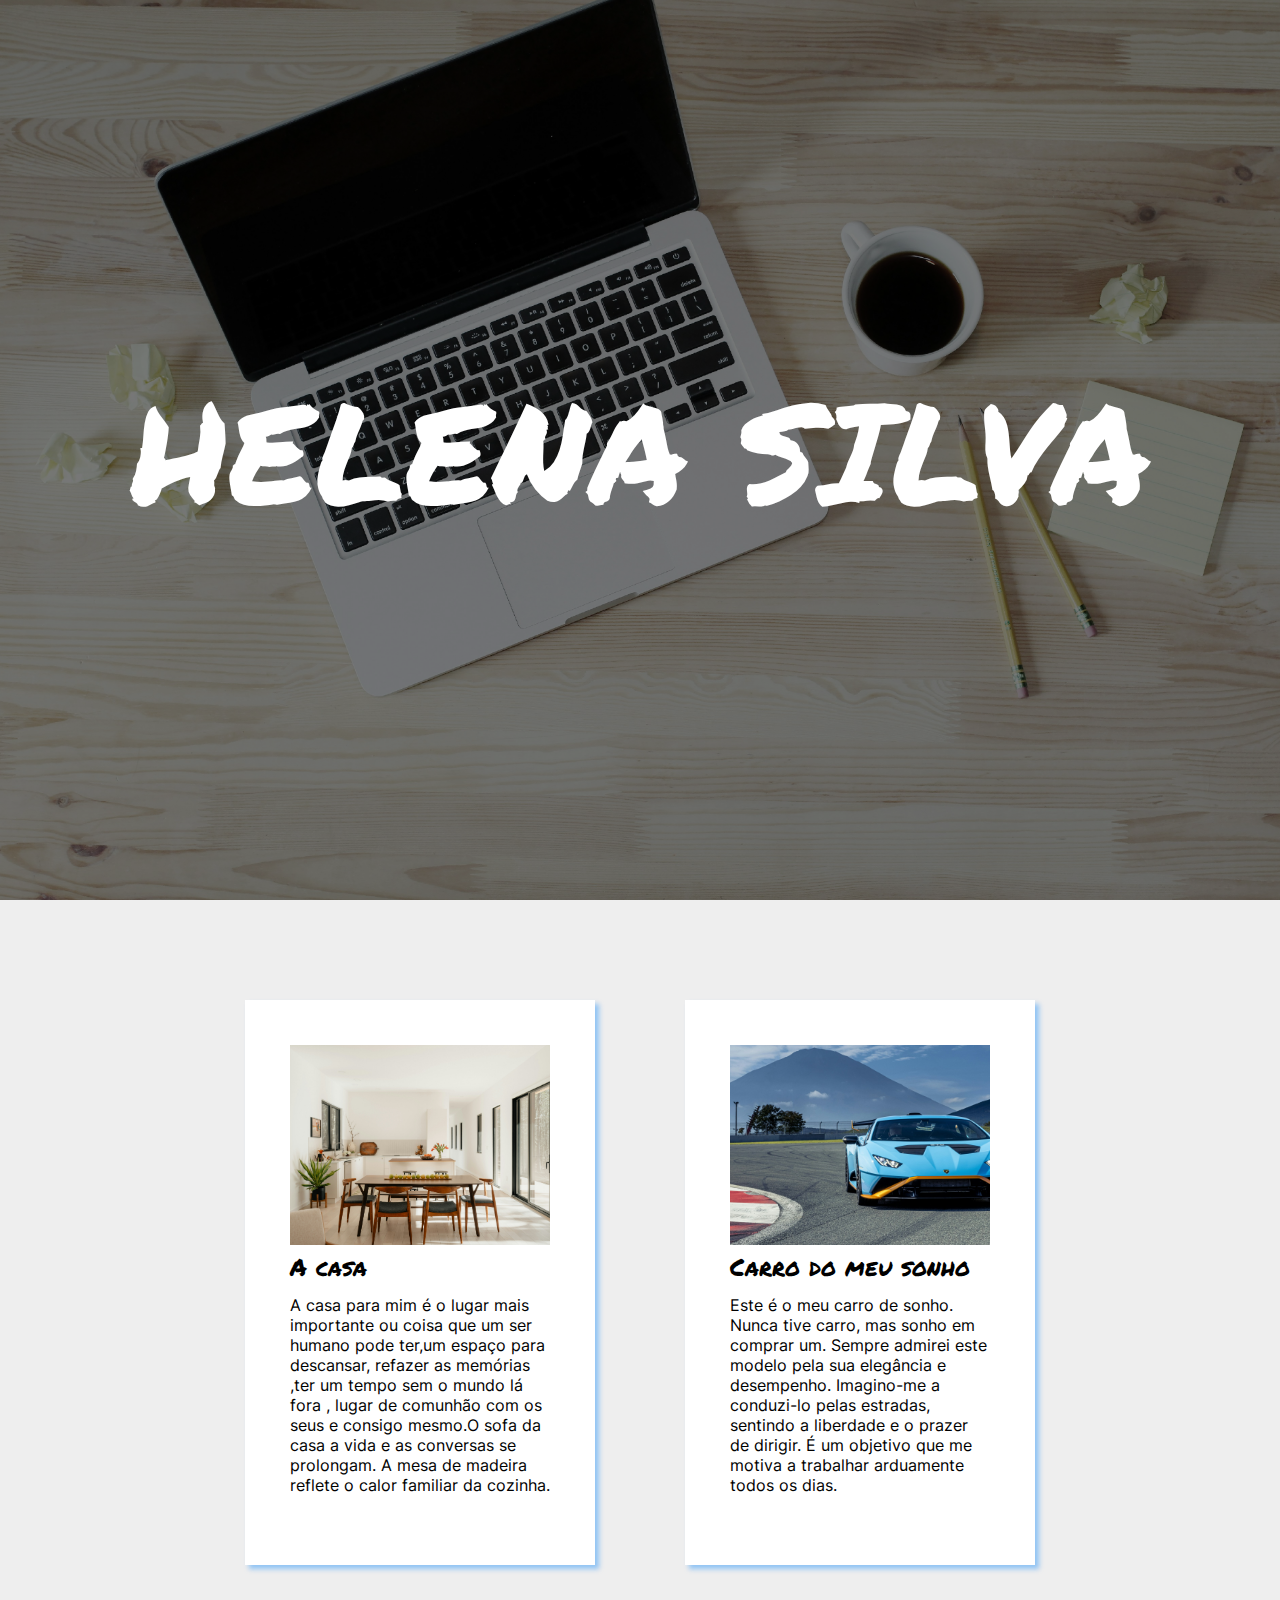
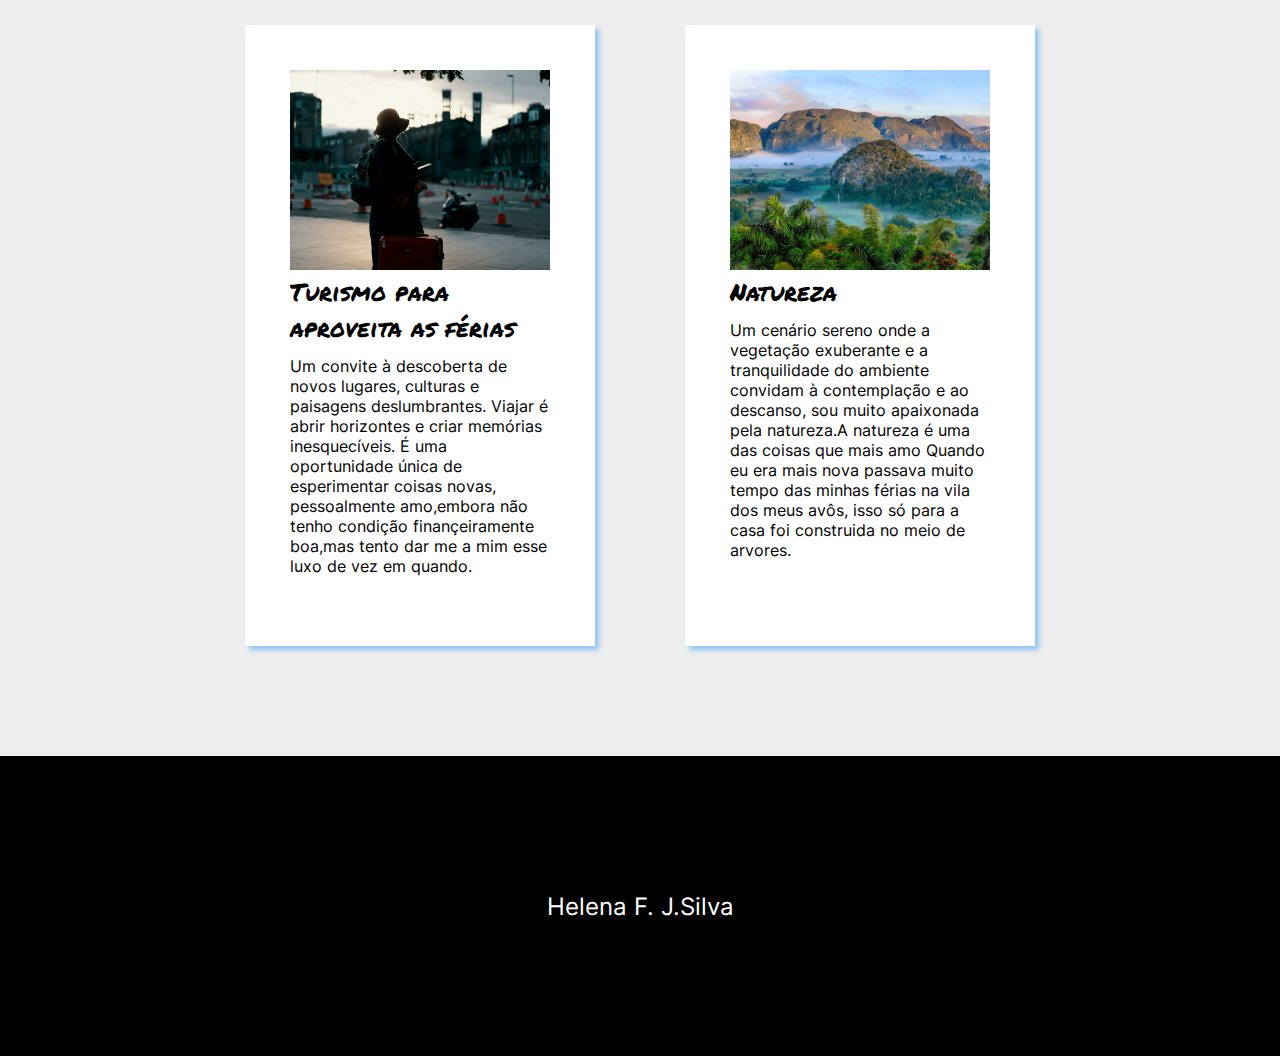
<file: index.html>
<!DOCTYPE html>
<html lang="pt-BR">
  <head>
    <meta charset="UTF-8" />
    <title>Sobre mim</title>
    <link rel="stylesheet" href="style.css" />
    <link
      rel="icon"
      type="image/x-icon"
      href="https://code.s3.yandex.net/web-code/favicon.ico"
      
    />
  </head>
  <body class="page">
    <header class="header">
      <div class="overlay">
       <h1> Helena Silva</h1> 
      </div>
    </header>
    <section class="content">
      <div class="card">
        <img class="card__image" src="/images/Minha casa.jpg" alt="A casa" />
        <h2>A casa</h2>
        <p>A casa para mim é o lugar mais importante ou coisa que um ser humano pode ter,um espaço para descansar, refazer as memórias ,ter um tempo
           sem o mundo lá fora , lugar de comunhão com os seus e consigo mesmo.O sofa da casa a  vida e as conversas se prolongam. A mesa de madeira reflete o calor familiar da cozinha.</p>
      </div>
      <div class="card">
        <img class="card__image" src="/images/Carro.jpg" alt="Carro"/>
        <h2> Carro do meu sonho </h2>
        <p>Este é o meu carro de sonho. Nunca tive carro, mas sonho em comprar um. Sempre admirei este modelo pela sua elegância e desempenho.
           Imagino-me a conduzi-lo pelas estradas, sentindo a liberdade e o prazer de dirigir. É um objetivo que me motiva a trabalhar arduamente
            todos os dias. </p>
      </div>
      <div class="card">
        <img class="card__image" src="/images/Turi.jpg" alt="Turismo"/>
        <h2> Turismo para aproveita as férias</h2>
        <p>Um convite à descoberta de novos lugares, culturas e paisagens deslumbrantes. Viajar é abrir horizontes e criar memórias inesquecíveis.
        É uma oportunidade única de esperimentar coisas novas, pessoalmente amo,embora não tenho condição finançeiramente boa,mas tento dar me a mim esse
        luxo de vez em quando.</p>
      </div>
        <div class="card">
          <img class="card__image" src="/images/Natu.jpg" alt="Natureza">
          <h2>Natureza</h2>
          <p>Um cenário sereno onde a vegetação exuberante e a tranquilidade do ambiente convidam à contemplação e ao descanso, sou muito apaixonada pela natureza.A natureza é uma das coisas que mais amo
            Quando eu era mais nova passava muito tempo das minhas férias na vila dos meus avôs, isso só para a casa foi construida no meio de arvores.</p>
        </div>
    </section>
    <footer class="footer">
   <p>Helena F. J.Silva</p>
    </footer>
  </body>
</html>
</file>
<file: style.css>
@font-face {
  font-family: "Permanent Marker";
  src: url(./fonts/PermanentMarker.ttf) format("truetype"),
    url(./fonts/PermanentMarker.woff) format("woff");
}

@font-face {
  font-family: "Inter";
  src: url(./fonts/Inter.ttf) format("truetype");
}

body,
h1,
h2,
h3,
h4,
p,
a {
  margin: 0;
  font-size: 100%;
  font-weight: normal;
}
h1{
  font-family: "Permanent Marker", cursive;
font-size: 140px;
line-height: 140px;
color: white;
text-transform: uppercase;
max-width: 1240px;
margin: auto; 

}
* {
  box-sizing: border-box;
}

.page {
  font-family: "Inter", sans-serif;
  background: #eeeeee;
}
.header {
  height: 100vh;
  background-image: url(./images/header-image.jpg);
  background-size: cover;
  background-position: center;
  background-repeat: no-repeat;
  text-align: center;
}



.overlay {
  width: 100%;
  height: 100%;
  background-color: rgba(0, 0, 0, 0.5);
  display: flex;
}

.content {
  display: flex;
  flex-wrap: wrap;
  justify-content: space-between;
  display: flex;
  flex-wrap: wrap;
  justify-content: space-between;
  max-width: 790px;
margin: 100px auto 50px;
}
.card{
width: 350px;
margin-bottom: 60px;
padding: 45px 45px 70px;
background: #ffffff;
box-shadow: 4px 4px 5px rgba(0, 132, 255, 0.4);

font-size: 16px;
}
.card h2{
  font-family: "Permanent Marker", cursive;
font-size: 24px;
margin-bottom: 10px;
}
.card__image {
  width: 100%;
  height: 200px;
  object-fit: cover;
  object-position: center center; 
}


.footer {
  display: flex;
  min-height: 300px;
background-color: #000000;

}
.footer,p{
  color:ffffff ;
  margin: auto; 
  margin: auto;
}
.footer p {
  color: #ffffff;
  font-size:  24px;
  margin: auto;
}
</file>
